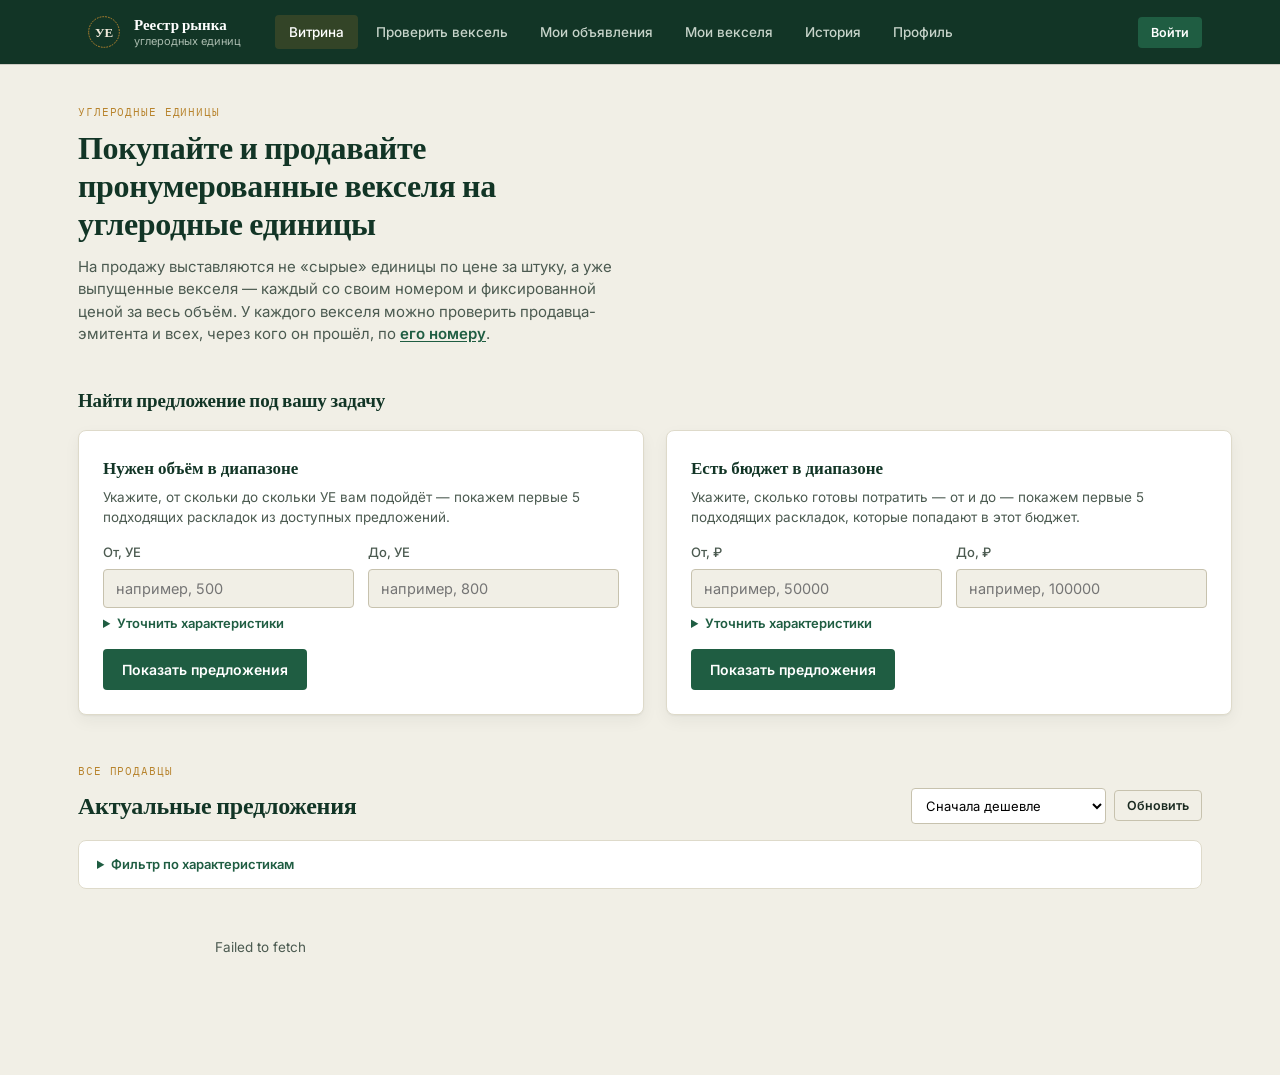
<file: index.html>
<!doctype html>
<html lang="ru">
<head>
<meta charset="utf-8" />
<meta name="viewport" content="width=device-width, initial-scale=1" />
<title>Реестр · Рынок углеродных единиц</title>
<link rel="preconnect" href="https://fonts.googleapis.com">
<link rel="preconnect" href="https://fonts.gstatic.com" crossorigin>
<link href="https://fonts.googleapis.com/css2?family=Fraunces:opsz,wght@9..144,400;9..144,500;9..144,600&family=Inter:wght@400;500;600;700&family=IBM+Plex+Mono:wght@400;500&display=swap" rel="stylesheet">
<link rel="stylesheet" href="style.css">
</head>
<body>

<!-- ============== ШАПКА (как у обычных сайтов: логотип / навигация / профиль) ============== -->
<header class="topbar">
  <div class="topbar-inner">
    <button class="brand" data-view="market">
      <span class="seal" aria-hidden="true">
        <svg viewBox="0 0 120 120"><path d="M 60,60 m -46,0 a 46,46 0 1,1 92,0 a 46,46 0 1,1 -92,0"/></svg>
        <span class="seal-year">УЕ</span>
      </span>
      <span class="brand-text">
        <span class="brand-name">Реестр рынка</span>
        <span class="brand-sub">углеродных единиц</span>
      </span>
    </button>

    <nav class="topnav">
      <button class="topnav-item is-active" data-view="market">Витрина</button>
      <button class="topnav-item" data-view="verify">Проверить вексель</button>
      <button class="topnav-item" data-view="listings">Мои объявления</button>
      <button class="topnav-item" data-view="vouchers">Мои векселя</button>
      <button class="topnav-item" data-view="history">История</button>
      <button class="topnav-item" data-view="profile">Профиль</button>
    </nav>

    <div class="auth-area">
      <button class="btn btn--primary btn--sm" id="open-auth-btn">Войти</button>

      <div class="user-chip" id="user-chip" hidden>
        <button class="user-chip-btn" id="user-chip-btn">
          <span class="user-chip-avatar" id="user-avatar">A</span>
          <span class="user-chip-name" id="user-chip-name">—</span>
          <svg class="chevron" viewBox="0 0 20 20" width="13" height="13"><path d="M5 8l5 5 5-5" fill="none" stroke="currentColor" stroke-width="1.7" stroke-linecap="round" stroke-linejoin="round"/></svg>
        </button>
        <div class="user-menu" id="user-menu" hidden>
          <div class="user-menu-name" id="user-menu-name">—</div>
          <div class="user-menu-type" id="user-menu-type">—</div>
          <button class="user-menu-link" id="user-menu-profile">Мой профиль</button>
          <button class="user-menu-logout" id="logout-btn">Выйти из аккаунта</button>
        </div>
      </div>
    </div>
  </div>
</header>

<main class="page">

  <!-- ---------- ВИТРИНА (публичная) ---------- -->
  <section id="view-market" class="view is-active">

    <div class="hero">
      <div class="eyebrow">Углеродные единицы</div>
      <h1>Покупайте и продавайте пронумерованные векселя на углеродные единицы</h1>
      <p>На продажу выставляются не «сырые» единицы по цене за штуку, а уже выпущенные векселя — каждый со своим номером и фиксированной ценой за весь объём. У каждого векселя можно проверить продавца-эмитента и всех, через кого он прошёл, по <button class="link-inline" data-view="verify">его номеру</button>.</p>
    </div>

    <div class="finder">
      <h2 class="finder-title">Найти предложение под вашу задачу</h2>
      <div class="grid-2">
        <form id="find-by-quantity-form" class="panel">
          <h3>Нужен объём в диапазоне</h3>
          <p class="panel-desc">Укажите, от скольки до скольки УЕ вам подойдёт — покажем первые 5 подходящих раскладок из доступных предложений.</p>
          <div class="field-row">
            <label class="field">
              <span>От, УЕ</span>
              <input type="number" name="quantity_min" min="0" step="1" required placeholder="например, 500">
            </label>
            <label class="field">
              <span>До, УЕ</span>
              <input type="number" name="quantity_max" min="0" step="1" required placeholder="например, 800">
            </label>
          </div>
          <details class="filters">
            <summary>Уточнить характеристики</summary>
            <div class="filters-grid" data-filter-fields></div>
          </details>
          <button class="btn btn--primary" type="submit">Показать предложения</button>
        </form>

        <form id="find-by-budget-form" class="panel">
          <h3>Есть бюджет в диапазоне</h3>
          <p class="panel-desc">Укажите, сколько готовы потратить — от и до — покажем первые 5 подходящих раскладок, которые попадают в этот бюджет.</p>
          <div class="field-row">
            <label class="field">
              <span>От, ₽</span>
              <input type="number" name="budget_min" min="0" step="1" required placeholder="например, 50000">
            </label>
            <label class="field">
              <span>До, ₽</span>
              <input type="number" name="budget_max" min="0" step="1" required placeholder="например, 100000">
            </label>
          </div>
          <details class="filters">
            <summary>Уточнить характеристики</summary>
            <div class="filters-grid" data-filter-fields></div>
          </details>
          <button class="btn btn--primary" type="submit">Показать предложения</button>
        </form>
      </div>

      <div id="quote-result" class="quote-result" hidden></div>
    </div>

    <div class="view-head view-head--tight">
      <div>
        <div class="eyebrow">Все продавцы</div>
        <h2>Актуальные предложения</h2>
      </div>
      <div class="market-controls">
        <select id="sort-by">
          <option value="price">Сначала дешевле</option>
          <option value="quantity">Сначала больше объём</option>
          <option value="created_at">Сначала новые</option>
        </select>
        <button class="btn btn--ghost btn--sm" id="refresh-listings">Обновить</button>
      </div>
    </div>

    <details class="filters filters--standalone">
      <summary>Фильтр по характеристикам</summary>
      <div class="filters-grid" data-filter-fields="browse"></div>
      <button class="btn btn--ghost btn--sm" type="button" id="apply-browse-filter">Применить фильтр</button>
    </details>

    <div id="listings-grid" class="cards-grid"></div>
  </section>

  <!-- ---------- ПРОВЕРИТЬ ВЕКСЕЛЬ ПО НОМЕРУ (публично) ---------- -->
  <section id="view-verify" class="view">
    <div class="hero">
      <div class="eyebrow">Реестр векселей</div>
      <h1>Проверить вексель по номеру</h1>
      <p>Введите номер векселя — увидите его паспорт: кто выпустил, у кого он был, кто владеет им сейчас.</p>
    </div>

    <form id="verify-form" class="panel verify-form">
      <label class="field">
        <span>Номер векселя</span>
        <input type="text" name="number" placeholder="например, CM-000020" autocomplete="off" required>
      </label>
      <button class="btn btn--primary" type="submit">Найти</button>
    </form>

    <div id="verify-result"></div>
  </section>

  <!-- ---------- МОИ ОБЪЯВЛЕНИЯ (требует входа) ---------- -->
  <section id="view-listings" class="view">
    <header class="view-head">
      <div>
        <div class="eyebrow">Продавец</div>
        <h2>Мои объявления</h2>
      </div>
    </header>

    <div id="listings-authgate" class="authgate" hidden>
      <p>Чтобы выставлять и просматривать свои объявления, войдите в аккаунт.</p>
      <button class="btn btn--primary" data-open-auth>Войти или зарегистрироваться</button>
    </div>

    <div id="listings-authcontent">
      <div class="panel">
        <div class="panel-head"><h3>1. Выпустить новый вексель</h3></div>
        <p class="panel-desc">Вексель выпускается из ваших единиц в реестре и получает уникальный номер. Пока вы его не выставите на продажу (шаг 2), он просто числится за вами.</p>
        <form id="mint-voucher-form" class="stack">
          <div class="filters-grid" data-filter-fields="mint"></div>

          <label class="field">
            <span>Доступный остаток по этим характеристикам</span>
            <button class="btn btn--ghost btn--sm" type="button" id="check-capacity-btn">Проверить остаток</button>
          </label>
          <p id="capacity-result" class="hint"></p>

          <label class="field">
            <span>Сколько УЕ включить в вексель</span>
            <input type="number" name="quantity" min="0" step="1" required>
          </label>

          <button class="btn btn--primary" type="submit">Выпустить вексель</button>
        </form>
      </div>

      <div class="panel" style="margin-top:18px">
        <div class="panel-head"><h3>2. Выставить вексель на продажу</h3></div>
        <p class="panel-desc">Выберите уже выпущенный вексель (свой или ранее купленный) и назначьте единую цену за него целиком — не за единицу.</p>
        <div id="my-unlisted-vouchers" class="unlisted-vouchers"></div>
      </div>

      <h3 class="section-label" style="margin-top:28px">Мои объявления</h3>
      <div id="my-listings-table" class="ledger"></div>
    </div>
  </section>

  <!-- ---------- МОИ ВЕКСЕЛЯ (требует входа) ---------- -->
  <section id="view-vouchers" class="view">
    <header class="view-head">
      <div>
        <div class="eyebrow">Покупатель</div>
        <h2>Мои векселя</h2>
      </div>
    </header>

    <div id="vouchers-authgate" class="authgate" hidden>
      <p>Чтобы видеть свои векселя и обналичивать их, войдите в аккаунт.</p>
      <button class="btn btn--primary" data-open-auth>Войти или зарегистрироваться</button>
    </div>

    <div id="vouchers-authcontent">
      <p class="panel-desc" style="max-width:60ch;margin-bottom:24px">
        Каждый вексель, который вы держите — свежевыпущенный или купленный на рынке — имеет свой номер.
        Обналичьте его, когда единицы должны реально поступить на баланс, либо выставьте на продажу дальше.
      </p>
      <div id="vouchers-list" class="cards-grid"></div>
    </div>
  </section>
  <!-- ---------- ИСТОРИЯ (требует входа) ---------- -->
  <section id="view-history" class="view">
    <header class="view-head">
      <div>
        <div class="eyebrow">Активность</div>
        <h2>История сделок</h2>
      </div>
    </header>

    <div id="history-authgate" class="authgate" hidden>
      <p>Чтобы видеть историю ваших сделок, войдите в аккаунт.</p>
      <button class="btn btn--primary" data-open-auth>Войти или зарегистрироваться</button>
    </div>

    <div id="history-authcontent">
      <p class="panel-desc" style="max-width:60ch;margin-bottom:24px">
        Вся ваша активность на рынке: покупки, продажи по вашим
        объявлениям, создание и снятие объявлений, обналичивание и отмена
        векселей — от новых к старым.
      </p>
      <div id="history-list" class="history-list"></div>
    </div>
  </section>

  <!-- ---------- ПРОФИЛЬ (требует входа) ---------- -->
  <section id="view-profile" class="view">
    <header class="view-head">
      <div>
        <div class="eyebrow">Аккаунт</div>
        <h2>Мой профиль</h2>
      </div>
    </header>

    <div id="profile-authgate" class="authgate" hidden>
      <p>Чтобы видеть свой профиль и баланс, войдите в аккаунт.</p>
      <button class="btn btn--primary" data-open-auth>Войти или зарегистрироваться</button>
    </div>

    <div id="profile-authcontent">
      <div id="profile-content">
        <p class="empty-row">Загружаю…</p>
      </div>
    </div>
  </section>

</main>

<!-- ============== МОДАЛКА ПРОФИЛЯ ПРОДАВЦА ============== -->
<div class="modal-overlay" id="seller-modal-overlay" hidden>
  <div class="modal seller-modal" role="dialog" aria-modal="true" aria-labelledby="seller-modal-title">
    <button class="modal-close" id="close-seller-btn" aria-label="Закрыть">✕</button>
    <div id="seller-modal-content">
      <p class="empty-row">Загружаю…</p>
    </div>
  </div>
</div>

<div id="toast" class="toast" hidden></div>
<script src="./config.js"></script>
<script src="app.js"></script>
</body>
</html>
</file>
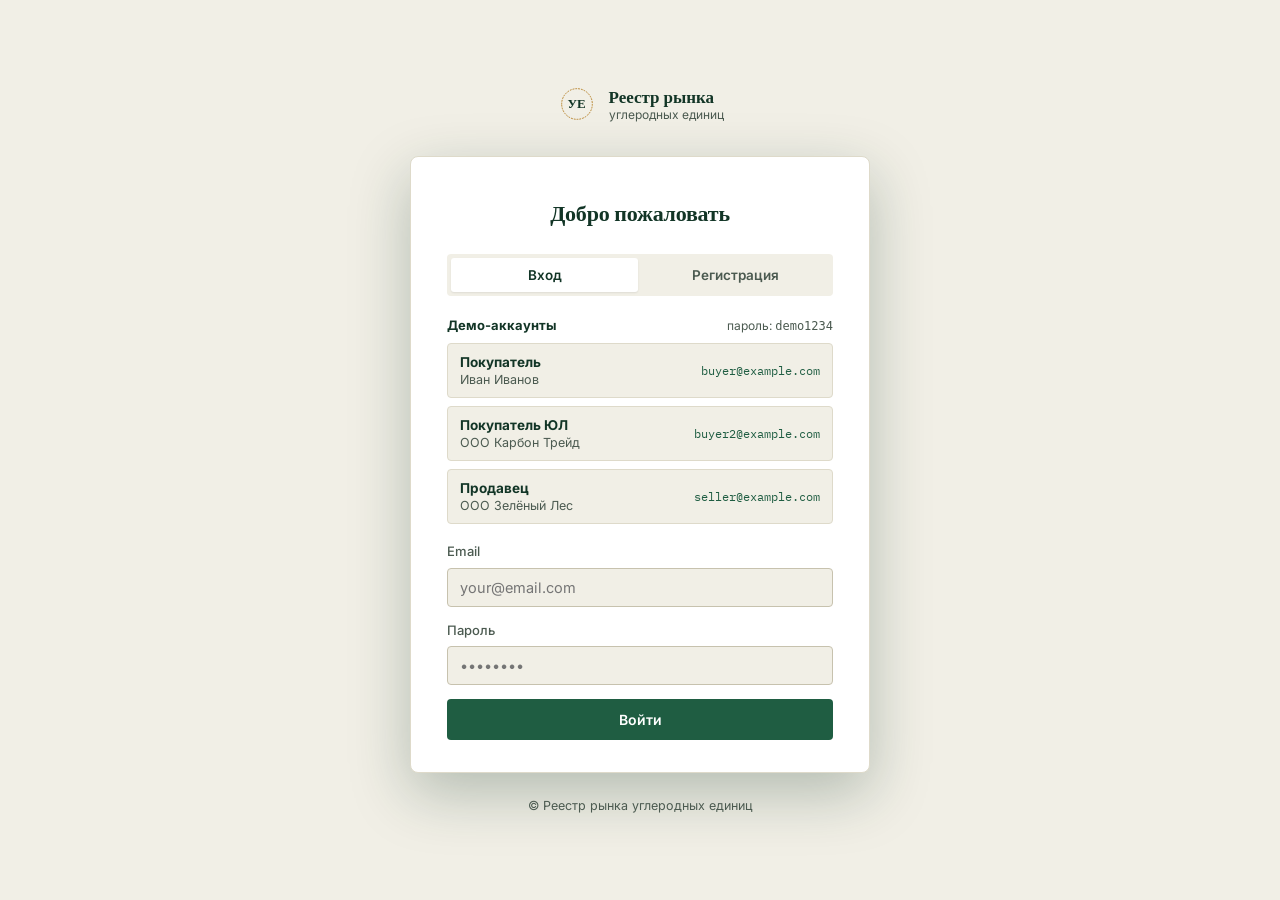
<file: login.html>
<!doctype html>
<html lang="ru">
<head>
<meta charset="utf-8" />
<meta name="viewport" content="width=device-width, initial-scale=1" />
<title>Войти · Рынок углеродных единиц</title>
<link rel="preconnect" href="https://fonts.googleapis.com">
<link rel="preconnect" href="https://fonts.gstatic.com" crossorigin>
<link href="https://fonts.googleapis.com/css2?family=Fraunces:opsz,wght@9..144,400;9..144,500;9..144,600&family=Inter:wght@400;500;600;700&family=IBM+Plex+Mono:wght@400;500&display=swap" rel="stylesheet">
<link rel="stylesheet" href="./style.css">
<style>
  /* Страница входа — центрированная карточка на фоне paper */
  .login-page {
    min-height: 100vh;
    display: flex;
    flex-direction: column;
    align-items: center;
    justify-content: center;
    padding: 24px 16px;
    background: var(--paper);
  }

  .login-brand {
    display: flex;
    align-items: center;
    gap: 12px;
    margin-bottom: 32px;
    text-decoration: none;
  }
  .login-brand-text {
    display: flex;
    flex-direction: column;
    line-height: 1.25;
  }
  .login-brand-name {
    font-family: var(--font-display);
    font-size: 17px;
    font-weight: 600;
    color: var(--forest-deep);
  }
  .login-brand-sub {
    font-size: 12px;
    color: var(--ink-soft);
  }

  .login-card {
    width: 100%;
    max-width: 460px;
    background: var(--surface);
    border: 1px solid var(--line);
    border-radius: var(--radius-md);
    padding: 40px 36px 32px;
    box-shadow: var(--shadow-modal);
    text-align: center;
  }

  .login-title {
    font-size: 22px;
    margin-bottom: 24px;
  }

  /* Перекрываем display: none у [hidden] для форм,
     чтобы tabbar-переключатель работал корректно */
  .login-card form[hidden] {
    display: none !important;
  }

  .auth-error {
    margin-top: 8px;
    color: var(--brick);
    background: var(--brick-tint);
    border-radius: var(--radius-sm);
    padding: 10px 12px;
    font-size: 13.5px;
    text-align: left;
  }

  .demo-login {
    margin: -2px 0 4px;
  }

  .demo-login-top {
    display: flex;
    justify-content: space-between;
    align-items: baseline;
    gap: 12px;
    margin-bottom: 8px;
  }

  .demo-login-title {
    font-size: 13px;
    font-weight: 700;
    color: var(--forest-deep);
  }

  .demo-login-password {
    font-size: 12px;
    color: var(--ink-soft);
    white-space: nowrap;
  }

  .demo-login-list {
    display: grid;
    gap: 8px;
  }

  .demo-account {
    width: 100%;
    display: grid;
    grid-template-columns: 1fr auto;
    gap: 2px 12px;
    align-items: center;
    padding: 10px 12px;
    text-align: left;
    color: var(--ink);
    background: var(--paper);
    border: 1px solid var(--line);
    border-radius: var(--radius-sm);
  }

  .demo-account:hover {
    background: var(--surface);
    border-color: var(--forest);
  }

  .demo-account[disabled] {
    opacity: .58;
    cursor: not-allowed;
  }

  .demo-account-role {
    font-size: 13.5px;
    font-weight: 700;
    color: var(--forest-deep);
  }

  .demo-account-name {
    font-size: 12.5px;
    color: var(--ink-soft);
  }

  .demo-account-email {
    grid-row: span 2;
    font-family: var(--font-mono);
    font-size: 11.5px;
    color: var(--forest);
    white-space: nowrap;
  }

  @media (max-width: 440px) {
    .login-card {
      padding: 32px 22px 28px;
    }

    .demo-login-top,
    .demo-account {
      grid-template-columns: 1fr;
    }

    .demo-login-top {
      display: grid;
      gap: 2px;
    }

    .demo-login-password,
    .demo-account-email {
      white-space: normal;
    }

    .demo-account-email {
      grid-row: auto;
    }
  }

  .login-footer {
    margin-top: 24px;
    font-size: 12.5px;
    color: var(--ink-soft);
  }
</style>
</head>
<body>
<div class="login-page">

  <!-- Логотип -->
  <div class="login-brand">
    <span class="seal" aria-hidden="true">
      <svg viewBox="0 0 120 120"><path d="M 60,60 m -46,0 a 46,46 0 1,1 92,0 a 46,46 0 1,1 -92,0"/></svg>
      <span class="seal-year">УЕ</span>
    </span>
    <span class="login-brand-text">
      <span class="login-brand-name">Реестр рынка</span>
      <span class="login-brand-sub">углеродных единиц</span>
    </span>
  </div>

  <!-- Карточка входа / регистрации -->
  <div class="login-card">
    <h2 class="login-title">Добро пожаловать</h2>

    <div class="tabbar" role="tablist">
      <button class="tabbar-btn is-active" data-authtab="login" role="tab">Вход</button>
      <button class="tabbar-btn" data-authtab="register" role="tab">Регистрация</button>
    </div>

    <!-- Форма входа -->
    <form id="login-form" class="stack">
      <div class="demo-login" aria-label="Демо-доступы">
        <div class="demo-login-top">
          <span class="demo-login-title">Демо-аккаунты</span>
          <span class="demo-login-password">пароль: <code>demo1234</code></span>
        </div>
        <div class="demo-login-list">
          <button class="demo-account" type="button" data-demo-account="buyer" aria-label="Войти как покупатель Иван Иванов">
            <span class="demo-account-role">Покупатель</span>
            <span class="demo-account-email">buyer@example.com</span>
            <span class="demo-account-name">Иван Иванов</span>
          </button>
          <button class="demo-account" type="button" data-demo-account="buyer2" aria-label="Войти как покупатель ООО Карбон Трейд">
            <span class="demo-account-role">Покупатель ЮЛ</span>
            <span class="demo-account-email">buyer2@example.com</span>
            <span class="demo-account-name">ООО Карбон Трейд</span>
          </button>
          <button class="demo-account" type="button" data-demo-account="seller" aria-label="Войти как продавец ООО Зелёный Лес">
            <span class="demo-account-role">Продавец</span>
            <span class="demo-account-email">seller@example.com</span>
            <span class="demo-account-name">ООО Зелёный Лес</span>
          </button>
        </div>
      </div>
      <label class="field">
        <span>Email</span>
        <input type="email" name="email" required autocomplete="email" placeholder="your@email.com">
      </label>
      <label class="field">
        <span>Пароль</span>
        <input type="password" name="password" required autocomplete="current-password" placeholder="••••••••">
      </label>
      <button class="btn btn--primary" type="submit">Войти</button>
    </form>

    <!-- Форма регистрации -->
    <form id="register-form" class="stack" hidden>
      <label class="field">
        <span>Тип участника</span>
        <select name="user_type" id="user-type-select">
          <option value="INDIVIDUAL">Физическое лицо</option>
          <option value="LEGAL_ENTITY">Юридическое лицо</option>
        </select>
      </label>
      <label class="field">
        <span>ФИО / Название организации</span>
        <input type="text" name="display_name" required placeholder="например, Иван Иванов">
      </label>
      <label class="field" id="inn-field" hidden>
        <span>ИНН</span>
        <input type="text" name="inn" placeholder="7701234567">
      </label>
      <label class="field" id="ogrn-field" hidden>
        <span>ОГРН</span>
        <input type="text" name="ogrn" placeholder="1027700123456">
      </label>
      <label class="field">
        <span>Email</span>
        <input type="email" name="email" required autocomplete="email" placeholder="your@email.com">
      </label>
      <label class="field">
        <span>Пароль</span>
        <input type="password" name="password" required autocomplete="new-password" placeholder="минимум 6 символов">
      </label>
      <button class="btn btn--primary" type="submit">Зарегистрироваться</button>
    </form>

    <p id="auth-error" class="auth-error" hidden></p>
  </div>

  <p class="login-footer">© Реестр рынка углеродных единиц</p>
</div>

<script src="./config.js"></script>
<script>
  const API_BASE_URL = (window.CARBON_MARKET_API_URL || "http://127.0.0.1:8000").replace(/\/+$/, "");

  function apiUrl(path) {
    if (/^https?:\/\//i.test(path)) return path;
    const normalizedPath = path.startsWith("/") ? path : `/${path}`;
    return `${API_BASE_URL}${normalizedPath}`;
  }

  // Если уже авторизован — сразу на главную
  if (localStorage.getItem("cm_token")) {
    window.location.replace("index.html");
  }

  // Переключение вкладок Вход / Регистрация
  document.querySelectorAll("[data-authtab]").forEach((btn) => {
    btn.addEventListener("click", () => {
      document.querySelectorAll("[data-authtab]").forEach((b) => b.classList.remove("is-active"));
      btn.classList.add("is-active");
      const target = btn.dataset.authtab;
      document.getElementById("login-form").hidden = target !== "login";
      document.getElementById("register-form").hidden = target !== "register";
      document.getElementById("auth-error").hidden = true;
    });
  });

  // Показ/скрытие полей ИНН и ОГРН для юрлиц
  document.getElementById("user-type-select").addEventListener("change", function () {
    const isLegal = this.value === "LEGAL_ENTITY";
    document.getElementById("inn-field").hidden = !isLegal;
    document.getElementById("ogrn-field").hidden = !isLegal;
  });

  function showError(msg) {
    const el = document.getElementById("auth-error");
    el.textContent = msg;
    el.hidden = false;
  }

  const DEMO_ACCOUNTS = {
    buyer: { email: "buyer@example.com", password: "demo1234" },
    buyer2: { email: "buyer2@example.com", password: "demo1234" },
    seller: { email: "seller@example.com", password: "demo1234" },
  };

  const loginForm = document.getElementById("login-form");

  function fillLoginForm(account) {
    loginForm.elements.email.value = account.email;
    loginForm.elements.password.value = account.password;
  }

  function setLoginBusy(isBusy) {
    loginForm.querySelectorAll("input, button").forEach((el) => {
      el.disabled = isBusy;
    });
  }

  async function apiFetch(path, body) {
    const res = await fetch(apiUrl(path), {
      method: "POST",
      headers: {
        "Content-Type": "application/json",
        "ngrok-skip-browser-warning": "true",
      },
      body: JSON.stringify(body),
    });
    let data = null;
    try { data = await res.json(); } catch (_) {}
    if (!res.ok) {
      throw new Error(data?.detail || data?.error || `Ошибка ${res.status}`);
    }
    return data;
  }

  function onSuccess(data) {
    localStorage.setItem("cm_token", data.token);
    localStorage.setItem("cm_user", JSON.stringify({
      id: data.user_id,
      user_type: data.user_type,
      display_name: data.display_name,
    }));
    window.location.replace("index.html");
  }

  async function loginWithCredentials(email, password) {
    const data = await apiFetch("/auth/login", { email, password });
    onSuccess(data);
  }

  loginForm.addEventListener("submit", async (e) => {
    e.preventDefault();
    const fd = new FormData(e.target);
    try {
      setLoginBusy(true);
      await loginWithCredentials(fd.get("email"), fd.get("password"));
    } catch (err) {
      showError(err.message);
    } finally {
      setLoginBusy(false);
    }
  });

  document.querySelectorAll("[data-demo-account]").forEach((btn) => {
    btn.addEventListener("click", async () => {
      const account = DEMO_ACCOUNTS[btn.dataset.demoAccount];
      if (!account) return;
      fillLoginForm(account);
      document.getElementById("auth-error").hidden = true;
      try {
        setLoginBusy(true);
        await loginWithCredentials(account.email, account.password);
      } catch (err) {
        showError(err.message);
      } finally {
        setLoginBusy(false);
      }
    });
  });

  document.getElementById("register-form").addEventListener("submit", async (e) => {
    e.preventDefault();
    const fd = new FormData(e.target);
    try {
      const data = await apiFetch("/auth/register", {
        email: fd.get("email"),
        password: fd.get("password"),
        user_type: fd.get("user_type"),
        display_name: fd.get("display_name"),
        inn: fd.get("inn") || null,
        ogrn: fd.get("ogrn") || null,
      });
      onSuccess(data);
    } catch (err) {
      showError(err.message);
    }
  });
</script>
</body>
</html>
</file>
<file: style.css>
/* ============================================================
   ТОКЕНЫ ДИЗАЙНА
   Тема: официальный реестр / сертификат. Тёплая бумага + глубокий
   лесной зелёный (углерод/лес) + бронзовый акцент (цвет печати реестра).
   Числа и данные — моноширинным шрифтом, как в реестровой книге.
   ============================================================ */
:root {
  --paper: #F1EFE6;
  --surface: #FFFFFF;
  --ink: #1B2B22;
  --ink-soft: #4B5A50;
  --line: #DEDACA;
  --line-strong: #C7C2AE;

  --forest: #1F5D42;
  --forest-deep: #123526;
  --forest-tint: #E1EAE3;

  --bronze: #B8842E;
  --bronze-tint: #F3E7CF;

  --brick: #A23B2E;
  --brick-tint: #F5E2DD;

  --font-display: "Fraunces", Georgia, serif;
  --font-body: "Inter", -apple-system, BlinkMacSystemFont, sans-serif;
  --font-mono: "IBM Plex Mono", ui-monospace, Menlo, monospace;

  --radius-sm: 4px;
  --radius-md: 8px;
  --shadow-card: 0 1px 2px rgba(27, 43, 34, 0.06), 0 6px 16px rgba(27, 43, 34, 0.05);
  --shadow-modal: 0 20px 60px rgba(18, 53, 38, 0.28);
  --topbar-h: 64px;
}

* { box-sizing: border-box; }

html, body {
  margin: 0; padding: 0;
  background: var(--paper);
  color: var(--ink);
  font-family: var(--font-body);
  font-size: 15px;
  line-height: 1.5;
  -webkit-font-smoothing: antialiased;
}

h1, h2, h3 { font-family: var(--font-display); color: var(--forest-deep); margin: 0; }
h1 { font-size: 32px; font-weight: 600; letter-spacing: -0.01em; line-height: 1.2; }
h2 { font-size: 24px; font-weight: 600; letter-spacing: -0.01em; }
h3 { font-size: 17px; font-weight: 600; }
p { margin: 0; }

button { font-family: inherit; cursor: pointer; background: none; border: none; }
input, select { font-family: var(--font-body); }

:focus-visible { outline: 2px solid var(--bronze); outline-offset: 2px; }

@media (prefers-reduced-motion: reduce) { * { animation: none !important; transition: none !important; } }

/* ---------------- ПЕЧАТЬ / SEAL (фирменный знак) ---------------- */
.seal { position: relative; width: 40px; height: 40px; flex: none; color: var(--bronze); }
.seal--lg { width: 68px; height: 68px; margin: 0 auto 16px; }
.seal svg { width: 100%; height: 100%; animation: seal-spin 40s linear infinite; }
.seal path { fill: none; stroke: currentColor; stroke-width: 3; stroke-dasharray: 3 5.5; stroke-linecap: round; }
.seal-year { position: absolute; inset: 0; display: flex; align-items: center; justify-content: center; font-family: var(--font-display); font-weight: 600; color: var(--forest-deep); font-size: 13px; }
.seal--lg .seal-year { font-size: 19px; }
@keyframes seal-spin { to { transform: rotate(360deg); } }

/* ================= ШАПКА САЙТА ================= */
.topbar {
  position: sticky; top: 0; z-index: 20;
  background: var(--forest-deep);
  height: var(--topbar-h);
  box-shadow: 0 1px 0 rgba(0,0,0,.15);
}
.topbar-inner {
  max-width: 1180px; margin: 0 auto; height: 100%;
  padding: 0 28px;
  display: flex; align-items: center; gap: 28px;
}
.brand { display: flex; align-items: center; gap: 10px; }
.brand .seal { color: var(--bronze); }
.brand .seal-year { color: #EFE9DA; }
.brand-text { display: flex; flex-direction: column; align-items: flex-start; line-height: 1.25; }
.brand-name { font-family: var(--font-display); font-size: 15px; font-weight: 600; color: #fff; }
.brand-sub { font-size: 11px; color: #A9BBAE; }

.topnav { display: flex; gap: 4px; flex: 1; }
.topnav-item {
  color: #C6D3C9; font-size: 13.5px; font-weight: 500;
  padding: 9px 14px; border-radius: var(--radius-sm);
}
.topnav-item:hover { color: #fff; background: rgba(255,255,255,.06); }
.topnav-item.is-active { color: #fff; background: rgba(184,132,46,.2); }

.auth-area { position: relative; }

/* --- профильное меню --- */
.user-chip { position: relative; }
.user-chip-btn { display: flex; align-items: center; gap: 8px; padding: 6px 10px 6px 6px; border-radius: 999px; color: #EFE9DA; }
.user-chip-btn:hover { background: rgba(255,255,255,.08); }
.user-chip-avatar {
  width: 28px; height: 28px; border-radius: 50%;
  background: var(--bronze); color: var(--forest-deep);
  display: flex; align-items: center; justify-content: center;
  font-family: var(--font-display); font-weight: 600; font-size: 13px;
}
.user-chip-name { font-size: 13.5px; font-weight: 500; max-width: 140px; overflow: hidden; text-overflow: ellipsis; white-space: nowrap; }
.chevron { color: #93A897; }

.user-menu {
  position: absolute; right: 0; top: calc(100% + 10px);
  background: var(--surface); color: var(--ink);
  border: 1px solid var(--line); border-radius: var(--radius-md);
  box-shadow: var(--shadow-modal);
  padding: 14px 16px; min-width: 200px;
  animation: pop .12s ease both;
}
@keyframes pop { from { opacity: 0; transform: translateY(-4px); } to { opacity: 1; transform: none; } }
.user-menu-name { font-weight: 600; font-size: 14px; color: var(--forest-deep); }
.user-menu-type { font-size: 12.5px; color: var(--ink-soft); margin-bottom: 12px; }
.user-menu-link {
  width: 100%; text-align: left; font-size: 13px; font-weight: 600;
  padding: 8px 0; color: var(--forest); border-top: 1px solid var(--line);
}
.user-menu-link:hover { text-decoration: underline; }
.user-menu-logout {
  width: 100%; text-align: left; font-size: 13px; font-weight: 600;
  padding: 8px 0 0; color: var(--brick); border-top: 1px solid var(--line);
}
.user-menu-logout:hover { text-decoration: underline; }

.profile-figure { font-family: var(--font-display); font-size: 32px; font-weight: 600; color: var(--forest-deep); }

/* ================= КНОПКИ / ПОЛЯ ================= */
.btn {
  border: 1px solid transparent; border-radius: var(--radius-sm);
  padding: 11px 18px; font-size: 14px; font-weight: 600;
  transition: transform .08s ease, background .15s ease, border-color .15s ease;
}
.btn:active { transform: translateY(1px); }
.btn--primary { background: var(--forest); color: #fff; }
.btn--primary:hover { background: #194a35; }
.btn--ghost { background: transparent; border-color: var(--line-strong); color: var(--ink); }
.btn--ghost:hover { border-color: var(--forest); color: var(--forest-deep); }
.btn--sm { padding: 7px 12px; font-size: 12.5px; }
.btn--danger { background: transparent; border-color: var(--brick); color: var(--brick); }
.btn--danger:hover { background: var(--brick-tint); }
.btn[disabled] { opacity: .5; cursor: not-allowed; }

.stack { display: flex; flex-direction: column; gap: 14px; text-align: left; }
.field { display: flex; flex-direction: column; gap: 6px; font-size: 13px; color: var(--ink-soft); font-weight: 500; }
.field-row { display: grid; grid-template-columns: 1fr 1fr; gap: 14px; }
.field input, .field select {
  font-size: 14.5px; color: var(--ink); background: var(--paper);
  border: 1px solid var(--line-strong); border-radius: var(--radius-sm); padding: 10px 12px;
}
.field input:focus, .field select:focus { border-color: var(--forest); background: var(--surface); }
.hint { color: var(--ink-soft); font-size: 12.5px; margin-top: 4px; }

.tabbar { display: flex; gap: 4px; background: var(--paper); border-radius: var(--radius-sm); padding: 4px; margin-bottom: 22px; }
.tabbar-btn { flex: 1; border-radius: 3px; padding: 9px; font-size: 13.5px; font-weight: 600; color: var(--ink-soft); }
.tabbar-btn.is-active { background: var(--surface); color: var(--forest-deep); box-shadow: 0 1px 2px rgba(0,0,0,.08); }

/* ================= МОДАЛКА АВТОРИЗАЦИИ ================= */
.modal-overlay {
  position: fixed; inset: 0; z-index: 100;
  background: rgba(18, 53, 38, 0.45);
  display: flex; align-items: center; justify-content: center;
  padding: 20px;
  overflow-y: auto;          /* прокрутка оверлея при высокой форме  */
  animation: fade .15s ease both;
}
/* Исправление: атрибут hidden должен побеждать display:flex */
.modal-overlay[hidden] { display: none !important; }

@keyframes fade { from { opacity: 0; } to { opacity: 1; } }
.modal {
  position: relative;
  width: 100%; max-width: 420px;
  max-height: calc(100vh - 40px);  /* не выходить за края экрана */
  overflow-y: auto;                 /* прокрутка внутри модалки    */
  background: var(--surface);
  border-radius: var(--radius-md);
  box-shadow: var(--shadow-modal);
  padding: 40px 36px 32px;
  text-align: center;
  animation: rise-modal .18s ease both;
}
@keyframes rise-modal { from { opacity: 0; transform: translateY(10px) scale(.98); } to { opacity: 1; transform: none; } }
.modal-close {
  position: absolute; top: 14px; right: 14px;
  width: 30px; height: 30px; border-radius: 50%;
  color: var(--ink-soft); font-size: 14px;
}
.modal-close:hover { background: var(--paper); color: var(--ink); }

.auth-title { font-size: 22px; margin-bottom: 8px; }
.auth-sub { color: var(--ink-soft); font-size: 13.5px; margin-bottom: 20px; background: var(--bronze-tint); padding: 10px 12px; border-radius: var(--radius-sm); }
.auth-error { margin-top: 16px; color: var(--brick); background: var(--brick-tint); border-radius: var(--radius-sm); padding: 10px 12px; font-size: 13.5px; text-align: left; }

/* ================= LAYOUT ОСНОВНОЙ СТРАНИЦЫ ================= */
.page { max-width: 1180px; margin: 0 auto; padding: 40px 28px 90px; }

.view { display: none; }
.view.is-active { display: block; animation: rise .35s ease both; }
@keyframes rise { from { opacity: 0; transform: translateY(6px); } to { opacity: 1; transform: none; } }

.hero { max-width: 62ch; margin-bottom: 40px; }
.hero p { color: var(--ink-soft); font-size: 15px; margin-top: 12px; }

.eyebrow { font-family: var(--font-mono); font-size: 11px; letter-spacing: .08em; text-transform: uppercase; color: var(--bronze); margin-bottom: 8px; display: block; }

.finder { margin-bottom: 48px; }
.finder-title { font-size: 19px; margin-bottom: 16px; }

.view-head { display: flex; align-items: flex-end; justify-content: space-between; gap: 20px; margin-bottom: 22px; }
.view-head--tight { margin-top: 8px; margin-bottom: 16px; }
.market-controls { display: flex; gap: 8px; align-items: center; }
.market-controls select { border: 1px solid var(--line-strong); border-radius: var(--radius-sm); padding: 8px 10px; font-size: 13px; background: var(--surface); }
.section-label { font-size: 13px; text-transform: uppercase; letter-spacing: .06em; color: var(--ink-soft); margin: 8px 0 12px; font-weight: 600; }

/* ---------------- AUTH GATE (заглушка для приватных разделов) ---------------- */
.authgate {
  background: var(--surface); border: 1px dashed var(--line-strong); border-radius: var(--radius-md);
  padding: 40px 28px; text-align: center; max-width: 460px; margin: 20px auto;
}
.authgate p { color: var(--ink-soft); margin-bottom: 16px; font-size: 14px; }

/* ---------------- PANELS / GRIDS ---------------- */
.grid-2 { display: grid; grid-template-columns: 1fr 1fr; gap: 22px; }
.panel { background: var(--surface); border: 1px solid var(--line); border-radius: var(--radius-md); padding: 24px; box-shadow: var(--shadow-card); }
.panel-head { margin-bottom: 8px; }
.panel-desc { color: var(--ink-soft); font-size: 13.5px; margin-bottom: 16px; display: block; }
.panel h3 { margin-bottom: 6px; }

.filters { margin: 6px 0 16px; font-size: 13px; }
.filters summary { cursor: pointer; color: var(--forest); font-weight: 600; }
.filters--standalone { background: var(--surface); border: 1px solid var(--line); border-radius: var(--radius-md); padding: 14px 18px; margin-bottom: 20px; }
.filters-grid { display: grid; grid-template-columns: repeat(3, 1fr); gap: 12px; margin-top: 12px; }

/* ---------------- ПРЕВЬЮ ПОДБОРА (топ предложений до покупки) ---------------- */
.quote-result {
  margin-top: 22px;
  background: var(--surface); border: 1px solid var(--bronze); border-radius: var(--radius-md);
  padding: 24px; box-shadow: var(--shadow-card);
  animation: rise .3s ease both;
}
.quote-head { display: flex; justify-content: space-between; align-items: baseline; gap: 16px; margin-bottom: 4px; flex-wrap: wrap; }
.quote-head h3 { font-size: 17px; }
.quote-total { font-family: var(--font-mono); font-size: 20px; font-weight: 600; color: var(--forest-deep); }
.quote-warning { background: var(--brick-tint); color: var(--brick); border-radius: var(--radius-sm); padding: 10px 12px; font-size: 13px; margin-bottom: 14px; }

.quote-table { width: 100%; border-collapse: collapse; font-size: 13px; margin-bottom: 18px; }
.quote-table th { text-align: left; font-family: var(--font-mono); font-size: 10.5px; text-transform: uppercase; letter-spacing: .04em; color: var(--ink-soft); padding: 8px 10px; border-bottom: 1px solid var(--line); }
.quote-table td { padding: 10px; border-bottom: 1px solid var(--line); vertical-align: top; }
.quote-table tr:last-child td { border-bottom: none; }
.quote-table .num { font-family: var(--font-mono); }
.quote-seller { font-weight: 600; color: var(--forest-deep); }
.quote-tags { display: flex; flex-wrap: wrap; gap: 4px; margin-top: 4px; }

.quote-foot { display: flex; align-items: center; justify-content: space-between; gap: 12px; flex-wrap: wrap; }
.quote-more { font-size: 12.5px; color: var(--ink-soft); }

/* ---------------- ВАРИАНТЫ РАСКЛАДКИ (первые комбинации в диапазоне) — аккордеон ---------------- */
.variants-list { display: flex; flex-direction: column; gap: 10px; margin-top: 16px; }
.variant-card { background: var(--paper); border: 1px solid var(--line); border-radius: var(--radius-md); overflow: hidden; }
.variant-head {
  width: 100%; display: flex; align-items: center; justify-content: space-between; gap: 14px;
  padding: 14px 18px; background: none; border: none; cursor: pointer; text-align: left; font: inherit;
}
.variant-head:hover { background: var(--forest-tint); }
.variant-left { flex: 1; min-width: 0; }
.variant-title { font-family: var(--font-display); font-size: 14.5px; font-weight: 600; color: var(--forest-deep); }
.variant-meta { font-size: 12px; color: var(--ink-soft); margin-top: 2px; }
.variant-right { display: flex; align-items: center; gap: 12px; flex-shrink: 0; }
.variant-qty { font-family: var(--font-mono); font-size: 13px; color: var(--ink-soft); }
.variant-price { font-family: var(--font-mono); font-size: 15px; font-weight: 600; color: var(--forest-deep); }
.variant-chevron { color: var(--ink-soft); transition: transform .15s ease; flex-shrink: 0; }
.variant-body { padding: 4px 18px 18px; border-top: 1px solid var(--line); background: var(--surface); }
.variant-body .qi-list { margin-top: 12px; }

/* ---------------- CARDS: LISTINGS / VOUCHERS ---------------- */
.cards-grid { display: grid; grid-template-columns: repeat(auto-fill, minmax(300px, 1fr)); gap: 16px; }
.card { position: relative; background: var(--surface); border: 1px solid var(--line); border-radius: var(--radius-md); padding: 20px 20px 18px; box-shadow: var(--shadow-card); }
.card-project { font-family: var(--font-display); font-size: 16px; font-weight: 600; color: var(--forest-deep); max-width: 76%; margin-bottom: 4px; }
.card-seller { font-size: 12.5px; color: var(--ink-soft); margin-bottom: 10px; }
.card-tags { display: flex; flex-wrap: wrap; gap: 6px; margin-bottom: 14px; }
.tag { font-size: 11px; font-family: var(--font-mono); background: var(--forest-tint); color: var(--forest-deep); padding: 3px 7px; border-radius: 3px; }

.card-rows { border-top: 1px dashed var(--line-strong); padding-top: 12px; display: flex; flex-direction: column; gap: 7px; }
.card-row { display: flex; justify-content: space-between; font-size: 13px; color: var(--ink-soft); }
.card-row b { font-family: var(--font-mono); color: var(--ink); font-weight: 500; }
.card-row .price { color: var(--forest-deep); font-weight: 600; }

.card-foot { margin-top: 16px; display: flex; gap: 8px; align-items: center; }
.card-foot input[type=number] { width: 96px; padding: 8px 10px; border: 1px solid var(--line-strong); border-radius: var(--radius-sm); font-family: var(--font-mono); font-size: 13px; }

.status-pill { font-size: 10.5px; font-weight: 700; letter-spacing: .04em; text-transform: uppercase; padding: 3px 8px; border-radius: 20px; }
.status-pill--active { background: var(--forest-tint); color: var(--forest-deep); }
.status-pill--cancelled, .status-pill--sold_out { background: #EFEAE0; color: var(--ink-soft); }

/* ---------------- LEDGER TABLE (мои объявления) ---------------- */
.ledger { border: 1px solid var(--line); border-radius: var(--radius-md); overflow: hidden; background: var(--surface); }
.ledger table { width: 100%; border-collapse: collapse; font-size: 13px; }
.ledger th { text-align: left; font-family: var(--font-mono); font-size: 10.5px; text-transform: uppercase; letter-spacing: .05em; color: var(--ink-soft); background: var(--paper); padding: 10px 14px; border-bottom: 1px solid var(--line); }
.ledger td { padding: 12px 14px; border-bottom: 1px solid var(--line); vertical-align: middle; }
.ledger tr:last-child td { border-bottom: none; }
.ledger td.num { font-family: var(--font-mono); }
.empty-row { padding: 28px; text-align: center; color: var(--ink-soft); font-size: 13.5px; }

/* ---------------- TOAST ---------------- */
.toast {
  position: fixed; bottom: 24px; left: 50%; transform: translateX(-50%);
  background: var(--forest-deep); color: #fff; padding: 13px 20px; border-radius: var(--radius-sm);
  font-size: 13.5px; box-shadow: 0 8px 24px rgba(0,0,0,.25); z-index: 200; max-width: 460px;
}
.toast--error { background: var(--brick); }
.toast--success { background: var(--forest); }

/* ---------------- СОСТАВ ПРЕДЛОЖЕНИЯ: ВЕКСЕЛЯ ВНУТРИ ВАРИАНТА ---------------- */
.qi-list { display: flex; flex-direction: column; gap: 6px; margin: 14px 0; }
.qi {
  background: var(--paper); border: 1px solid var(--line-strong);
  border-radius: var(--radius-sm); overflow: hidden;
}
.qi-head {
  width: 100%; display: flex; align-items: center; gap: 12px;
  padding: 12px 14px; text-align: left;
  background: none; border: none; font-family: inherit;
}
.qi-head--static { align-items: flex-start; cursor: default; }
.qi-left { flex: 1; min-width: 0; }
.qi-project { font-weight: 600; font-size: 14px; color: var(--forest-deep); white-space: nowrap; overflow: hidden; text-overflow: ellipsis; }
.qi-seller { font-size: 12px; color: var(--ink-soft); margin-top: 2px; }
.qi-seller-link { background: none; border: none; padding: 0; font: inherit; font-size: 12px; color: var(--forest); cursor: pointer; text-decoration: underline; text-underline-offset: 2px; }
.qi-seller-link:hover { color: var(--forest-deep); }
.qi-right { display: flex; align-items: center; gap: 10px; flex-shrink: 0; }
.qi-qty { font-family: var(--font-mono); font-size: 13px; color: var(--ink-soft); }
.qi-price { font-family: var(--font-mono); font-size: 13px; color: var(--ink-soft); }
.qi-subtotal { font-family: var(--font-mono); font-size: 14px; font-weight: 600; color: var(--forest-deep); }
.qi-body { padding: 12px 14px 14px; border-top: 1px solid var(--line); background: var(--surface); }
.qi-detail-row { font-size: 12.5px; color: var(--ink-soft); line-height: 1.7; }
.qi-more { font-size: 12.5px; color: var(--ink-soft); margin: 0; }

/* ---------------- SELLER PROFILE MODAL ---------------- */
.seller-modal { max-width: 540px; }
.seller-listings { display: flex; flex-direction: column; gap: 10px; }
.seller-listing-row {
  display: flex; justify-content: space-between; align-items: flex-start; gap: 12px;
  padding: 12px 0; border-bottom: 1px solid var(--line);
}
.seller-listing-row:last-child { border-bottom: none; }
.seller-listing-project { font-weight: 600; font-size: 14px; color: var(--forest-deep); margin-bottom: 4px; }
.seller-listing-tags { display: flex; flex-wrap: wrap; gap: 4px; }
.seller-listing-price { font-family: var(--font-mono); font-weight: 600; font-size: 14px; color: var(--forest-deep); }
.seller-listing-qty { font-family: var(--font-mono); font-size: 12.5px; color: var(--ink-soft); }
.seller-listing-constraints { font-size: 11.5px; color: var(--ink-soft); margin-top: 2px; }

/* ---------------- HISTORY SECTION ---------------- */
.history-list { display: flex; flex-direction: column; gap: 12px; }
.history-card {
  background: var(--surface); border: 1px solid var(--line); border-radius: var(--radius-md);
  padding: 18px 20px; box-shadow: var(--shadow-card);
}
.hc-head { display: flex; justify-content: space-between; align-items: flex-start; gap: 16px; margin-bottom: 10px; }
.hc-info { display: flex; flex-direction: column; gap: 6px; }
.hc-qty { font-family: var(--font-display); font-size: 22px; font-weight: 600; color: var(--forest-deep); }
.hc-meta { display: flex; gap: 6px; flex-wrap: wrap; align-items: center; }
.hc-right { text-align: right; flex-shrink: 0; }
.hc-total { font-family: var(--font-mono); font-size: 16px; font-weight: 600; color: var(--forest-deep); }
.hc-date { font-size: 12px; color: var(--ink-soft); margin-top: 2px; }
.hc-details { margin-top: 6px; }
.hc-details summary { font-size: 12.5px; font-weight: 600; color: var(--forest); cursor: pointer; user-select: none; }
.hc-comps { display: flex; flex-direction: column; gap: 6px; margin-top: 10px; }
.hc-comp { display: flex; justify-content: space-between; align-items: center; gap: 12px; padding: 8px 0; border-bottom: 1px solid var(--line); }
.hc-comp:last-child { border-bottom: none; }
.hc-comp-left { display: flex; flex-direction: column; gap: 2px; }
.hc-comp-project { font-size: 12px; color: var(--ink-soft); }
.hc-comp-right { display: flex; align-items: center; gap: 8px; flex-shrink: 0; }
.hc-comp-qty { font-family: var(--font-mono); font-size: 12.5px; }
.hc-comp-price { font-family: var(--font-mono); font-size: 12px; color: var(--ink-soft); }

/* ---------------- ССЫЛКА-КНОПКА ВНУТРИ ТЕКСТА (переход к проверке векселя) ---------------- */
.link-inline {
  font: inherit; color: var(--forest); font-weight: 600;
  text-decoration: underline; text-underline-offset: 2px; padding: 0;
}
.link-inline:hover { color: var(--forest-deep); }

/* ---------------- НОМЕР ВЕКСЕЛЯ (кликабельный, ведёт к проверке) ---------------- */
.voucher-number-btn {
  font-family: var(--font-mono); font-size: 12.5px; font-weight: 600;
  color: var(--bronze); background: var(--bronze-tint);
  padding: 3px 8px; border-radius: 3px; letter-spacing: .02em;
}
.voucher-number-btn:hover { background: var(--bronze); color: #fff; }

/* ---------------- ПРОВЕРКА ВЕКСЕЛЯ (форма + результат) ---------------- */
.verify-form { display: flex; gap: 12px; align-items: flex-end; max-width: 480px; margin-bottom: 28px; }
.verify-form .field { flex: 1; }

.voucher-passport { background: var(--surface); border: 1px solid var(--line); border-radius: var(--radius-md); padding: 24px; box-shadow: var(--shadow-card); margin-bottom: 22px; }
.vp-head { display: flex; justify-content: space-between; align-items: flex-start; gap: 16px; margin-bottom: 14px; flex-wrap: wrap; }
.vp-number { font-family: var(--font-mono); font-size: 22px; font-weight: 600; color: var(--forest-deep); }
.vp-project { font-size: 14px; color: var(--ink-soft); margin-top: 2px; }

.vp-chain { margin-top: 22px; }
.vp-chain-title { font-size: 13px; text-transform: uppercase; letter-spacing: .06em; color: var(--ink-soft); font-weight: 600; margin-bottom: 14px; }
.vp-timeline { display: flex; flex-direction: column; }
.vp-step { display: flex; gap: 14px; position: relative; padding-bottom: 20px; }
.vp-step:last-child { padding-bottom: 0; }
.vp-step-rail { display: flex; flex-direction: column; align-items: center; flex-shrink: 0; }
.vp-step-dot { width: 10px; height: 10px; border-radius: 50%; background: var(--forest); margin-top: 4px; flex-shrink: 0; }
.vp-step-dot--cancel { background: var(--brick); }
.vp-step-line { flex: 1; width: 1px; background: var(--line-strong); margin-top: 4px; min-height: 22px; }
.vp-step-body { flex: 1; padding-bottom: 2px; }
.vp-step-label { font-size: 13.5px; font-weight: 600; color: var(--ink); }
.vp-step-meta { font-size: 12px; color: var(--ink-soft); margin-top: 2px; }
.vp-step-price { font-family: var(--font-mono); font-size: 12.5px; color: var(--forest-deep); font-weight: 600; margin-top: 2px; }

/* ---------------- МОИ ОБЪЯВЛЕНИЯ: список векселей без активного лота ---------------- */
.unlisted-vouchers { display: flex; flex-direction: column; gap: 10px; }
.uv-row {
  display: flex; justify-content: space-between; align-items: center; gap: 14px;
  padding: 12px 14px; border: 1px solid var(--line); border-radius: var(--radius-sm);
  background: var(--paper); flex-wrap: wrap;
}
.uv-left { display: flex; flex-direction: column; gap: 4px; min-width: 0; }
.uv-project { font-weight: 600; font-size: 13.5px; color: var(--forest-deep); }
.uv-meta { font-size: 12px; color: var(--ink-soft); }
.uv-foot { display: flex; gap: 8px; align-items: center; flex-shrink: 0; }
.uv-foot input[type=number] { width: 110px; padding: 8px 10px; border: 1px solid var(--line-strong); border-radius: var(--radius-sm); font-family: var(--font-mono); font-size: 13px; }

/* ---------------- КАРТОЧКА ВЕКСЕЛЯ (Мои векселя) ---------------- */
.voucher-card-foot { display: flex; flex-direction: column; gap: 8px; margin-top: 16px; }
.voucher-card-foot .btn { width: 100%; }
.voucher-list-row { display: flex; gap: 8px; align-items: center; }
.voucher-list-row input[type=number] { flex: 1; padding: 8px 10px; border: 1px solid var(--line-strong); border-radius: var(--radius-sm); font-family: var(--font-mono); font-size: 13px; }


@media (max-width: 880px) {
  .topbar-inner { padding: 0 16px; gap: 14px; }
  .brand-text { display: none; }
  .topnav-item { padding: 9px 9px; font-size: 12.5px; }
  .page { padding: 24px 16px 60px; }
  .grid-2, .field-row, .filters-grid { grid-template-columns: 1fr; }
  h1 { font-size: 26px; }
  .quote-result { padding: 18px; }
  .variant-head, .qi-head { align-items: flex-start; flex-direction: column; }
  .variant-right, .qi-right { width: 100%; justify-content: space-between; flex-wrap: wrap; }
  .verify-form { flex-direction: column; align-items: stretch; }
  .uv-row { flex-direction: column; align-items: stretch; }
}
</file>
